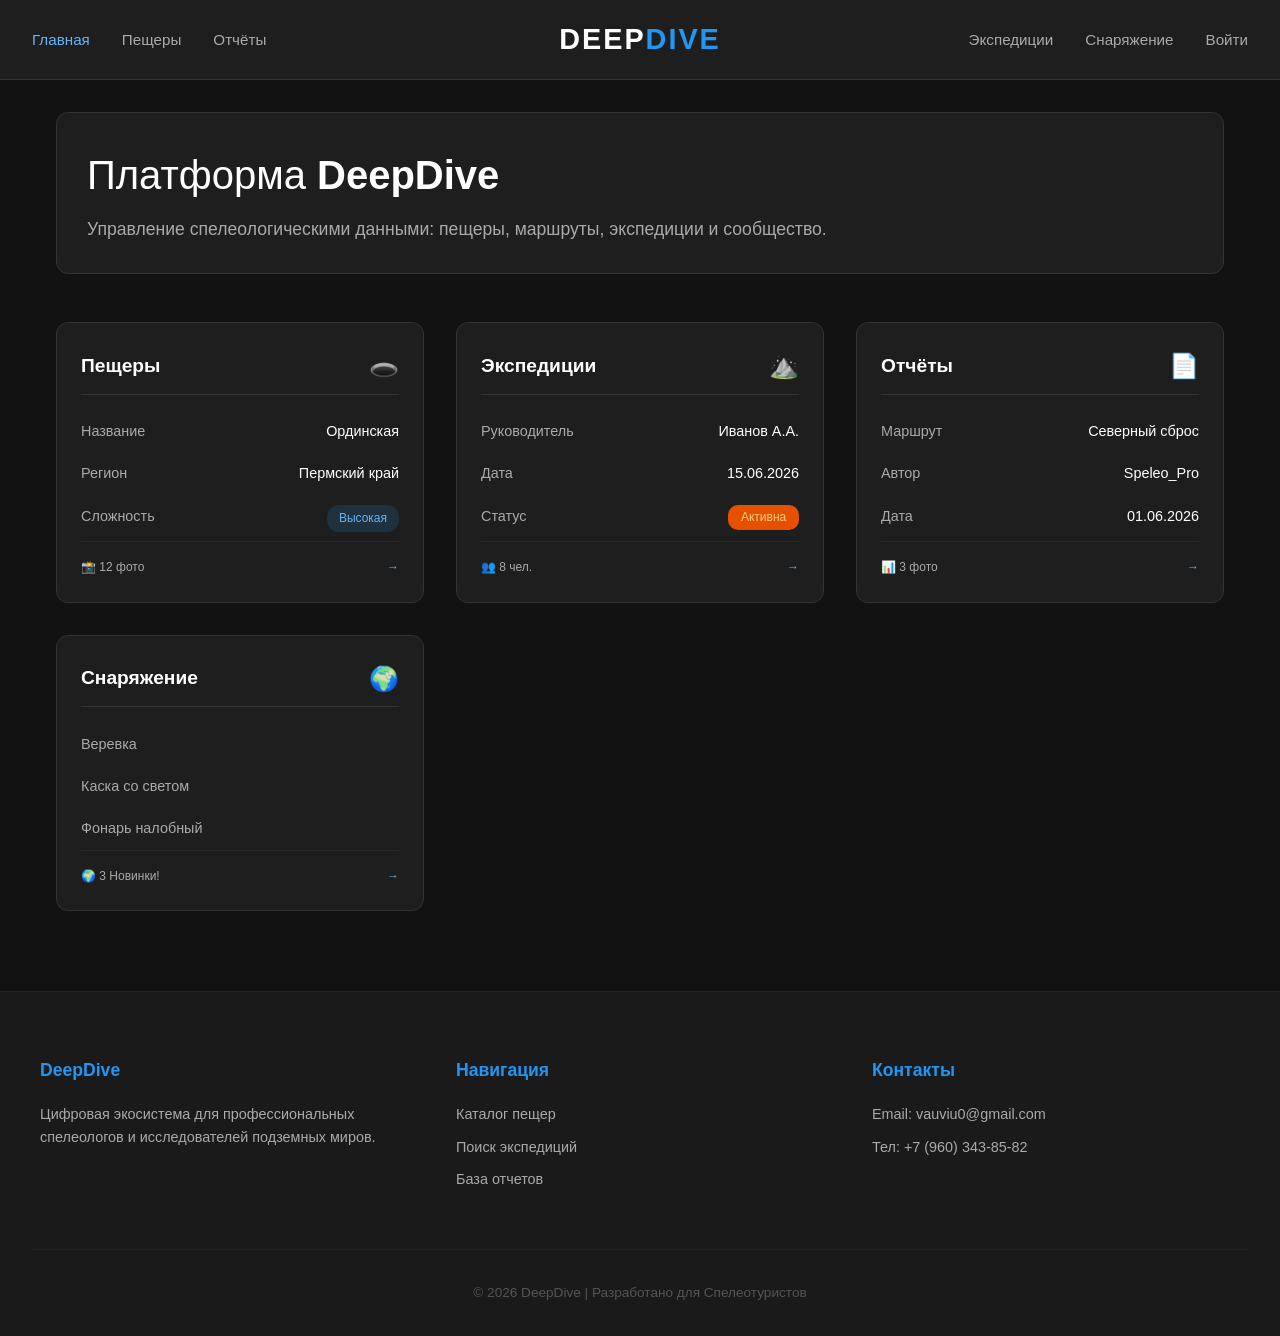
<file: DeepDive/index.html>
<!DOCTYPE html>
<html lang="ru">
<head>
    <meta charset="UTF-8">
    <meta name="viewport" content="width=device-width, initial-scale=1.0">
    <title>DeepDive | Главная</title>
    <link rel="stylesheet" href="style.css">
    <script src="script.js" defer></script>
</head>
<body>

<header>
    <div class="nav-container">
        <ul class="nav-group left">
            <li><a href="index.html" class="active">Главная</a></li>
            <li><a href="caves.html">Пещеры</a></li>
            <li><a href="reports.html">Отчёты</a></li>
        </ul>

        <div class="logo" onclick="window.location.href='index.html'">
            <span class="white">DEEP</span>DIVE
        </div>

        <ul class="nav-group right">
            <li><a href="expeditions.html">Экспедиции</a></li>
            <li><a href="equipment.html">Снаряжение</a></li>
            <li><a href="auth.html">Войти</a></li>
        </ul>
    </div>
</header>

<main class="container">
    <div style="margin-bottom: 3rem; background: #1e1e1e; padding: 30px; border-radius: 12px; border: 1px solid #333;">
        <h1 style="font-size: 2.5rem; font-weight: 300; margin-bottom: 0.5rem;">Платформа <strong>DeepDive</strong></h1>
        <p style="color: var(--text-muted); font-size: 1.1rem;">Управление спелеологическими данными: пещеры, маршруты, экспедиции и сообщество.</p>
    </div>

    <div class="grid">
        <!-- Краткая карточка Пещеры -->
        <div class="card" onclick="window.location.href='caves.html'" style="cursor: pointer;">
            <div style="display: flex; justify-content: space-between; align-items: center; margin-bottom: 1rem; border-bottom: 1px solid #333; padding-bottom: 0.5rem;">
                <span style="font-size: 1.2rem; font-weight: 600; color: #fff;">Пещеры</span>
                <span style="color: var(--blue-primary); font-size: 1.5rem;">🕳️</span>
            </div>
            <div style="margin: 0.6rem 0; display: flex; justify-content: space-between; font-size: 0.9rem;">
                <span style="color: var(--text-muted);">Название</span><span>Ординская</span>
            </div>
            <div style="margin: 0.6rem 0; display: flex; justify-content: space-between; font-size: 0.9rem;">
                <span style="color: var(--text-muted);">Регион</span><span>Пермский край</span>
            </div>
            <div style="margin: 0.6rem 0; display: flex; justify-content: space-between; font-size: 0.9rem;">
                <span style="color: var(--text-muted);">Сложность</span>
                <span style="background: rgba(33, 150, 243, 0.15); color: var(--blue-light); padding: 0.25rem 0.75rem; border-radius: 12px; font-size: 0.75rem;">Высокая</span>
            </div>
            <div style="margin-top: auto; padding-top: 1rem; border-top: 1px solid #2a2a2a; color: var(--text-muted); font-size: 0.75rem; display: flex; justify-content: space-between;">
                <span>📸 12 фото</span><span style="color: var(--blue-light);">→</span>
            </div>
        </div>

        <!-- Краткая карточка Экспедиции -->
        <div class="card" onclick="window.location.href='expeditions.html'" style="cursor: pointer;">
            <div style="display: flex; justify-content: space-between; align-items: center; margin-bottom: 1rem; border-bottom: 1px solid #333; padding-bottom: 0.5rem;">
                <span style="font-size: 1.2rem; font-weight: 600; color: #fff;">Экспедиции</span>
                <span style="color: var(--blue-primary); font-size: 1.5rem;">⛰️</span>
            </div>
            <div style="margin: 0.6rem 0; display: flex; justify-content: space-between; font-size: 0.9rem;">
                <span style="color: var(--text-muted);">Руководитель</span><span>Иванов А.А.</span>
            </div>
            <div style="margin: 0.6rem 0; display: flex; justify-content: space-between; font-size: 0.9rem;">
                <span style="color: var(--text-muted);">Дата</span><span>15.06.2026</span>
            </div>
            <div style="margin: 0.6rem 0; display: flex; justify-content: space-between; font-size: 0.9rem;">
                <span style="color: var(--text-muted);">Статус</span>
                <span style="padding: 0.2rem 0.8rem; border-radius: 10px; font-size: 0.75rem; background: #e65100; color: #ffcc80;">Активна</span>
            </div>
            <div style="margin-top: auto; padding-top: 1rem; border-top: 1px solid #2a2a2a; color: var(--text-muted); font-size: 0.75rem; display: flex; justify-content: space-between;">
                <span>👥 8 чел.</span><span style="color: var(--blue-light);">→</span>
            </div>
        </div>

        <!-- Краткая карточка Отчёты -->
        <div class="card" onclick="window.location.href='reports.html'" style="cursor: pointer;">
            <div style="display: flex; justify-content: space-between; align-items: center; margin-bottom: 1rem; border-bottom: 1px solid #333; padding-bottom: 0.5rem;">
                <span style="font-size: 1.2rem; font-weight: 600; color: #fff;">Отчёты</span>
                <span style="color: var(--blue-primary); font-size: 1.5rem;">📄</span>
            </div>
            <div style="margin: 0.6rem 0; display: flex; justify-content: space-between; font-size: 0.9rem;">
                <span style="color: var(--text-muted);">Маршрут</span><span>Северный сброс</span>
            </div>
            <div style="margin: 0.6rem 0; display: flex; justify-content: space-between; font-size: 0.9rem;">
                <span style="color: var(--text-muted);">Автор</span><span>Speleo_Pro</span>
            </div>
            <div style="margin: 0.6rem 0; display: flex; justify-content: space-between; font-size: 0.9rem;">
                <span style="color: var(--text-muted);">Дата</span><span>01.06.2026</span>
            </div>
            <div style="margin-top: auto; padding-top: 1rem; border-top: 1px solid #2a2a2a; color: var(--text-muted); font-size: 0.75rem; display: flex; justify-content: space-between;">
                <span>📊 3 фото</span><span style="color: var(--blue-light);">→</span>
            </div>
        </div>
        <!-- Краткая карточка Снаряжения -->
        <div class="card" onclick="window.location.href='equipment.html'" style="cursor: pointer;">
            <div style="display: flex; justify-content: space-between; align-items: center; margin-bottom: 1rem; border-bottom: 1px solid #333; padding-bottom: 0.5rem;">
                <span style="font-size: 1.2rem; font-weight: 600; color: #fff;">Снаряжение</span>
                <span style="color: var(--blue-primary); font-size: 1.5rem;">🌍</span>
            </div>
            <div style="margin: 0.6rem 0; display: flex; justify-content: space-between; font-size: 0.9rem;">
                <span style="color: var(--text-muted);">Веревка</span>
            </div>
            <div style="margin: 0.6rem 0; display: flex; justify-content: space-between; font-size: 0.9rem;">
                <span style="color: var(--text-muted);">Каска со светом</span>
            </div>
            <div style="margin: 0.6rem 0; display: flex; justify-content: space-between; font-size: 0.9rem;">
                <span style="color: var(--text-muted);">Фонарь налобный</span>
            </div>
            <div style="margin-top: auto; padding-top: 1rem; border-top: 1px solid #2a2a2a; color: var(--text-muted); font-size: 0.75rem; display: flex; justify-content: space-between;">
                <span>🌍 3 Новинки!</span><span style="color: var(--blue-light);">→</span>
            </div>
        </div>
    </div>
</main>

<footer>
    <div class="footer-content">
        <div class="footer-section">
            <h4>DeepDive</h4>
            <p>Цифровая экосистема для профессиональных спелеологов и исследователей подземных миров.</p>
        </div>
        <div class="footer-section">
            <h4>Навигация</h4>
            <ul style="list-style: none;">
                <li><a href="caves.html">Каталог пещер</a></li>
                <li><a href="expeditions.html">Поиск экспедиций</a></li>
                <li><a href="reports.html">База отчетов</a></li>
            </ul>
        </div>
        <div class="footer-section">
            <h4>Контакты</h4>
            <p>Email: vauviu0@gmail.com</p>
            <p>Тел: +7 (960) 343-85-82</p>
        </div>
    </div>
    <div class="footer-bottom">
        &copy; 2026 DeepDive | Разработано для Спелеотуристов
    </div>
</footer>

</body>
</html>
</file>
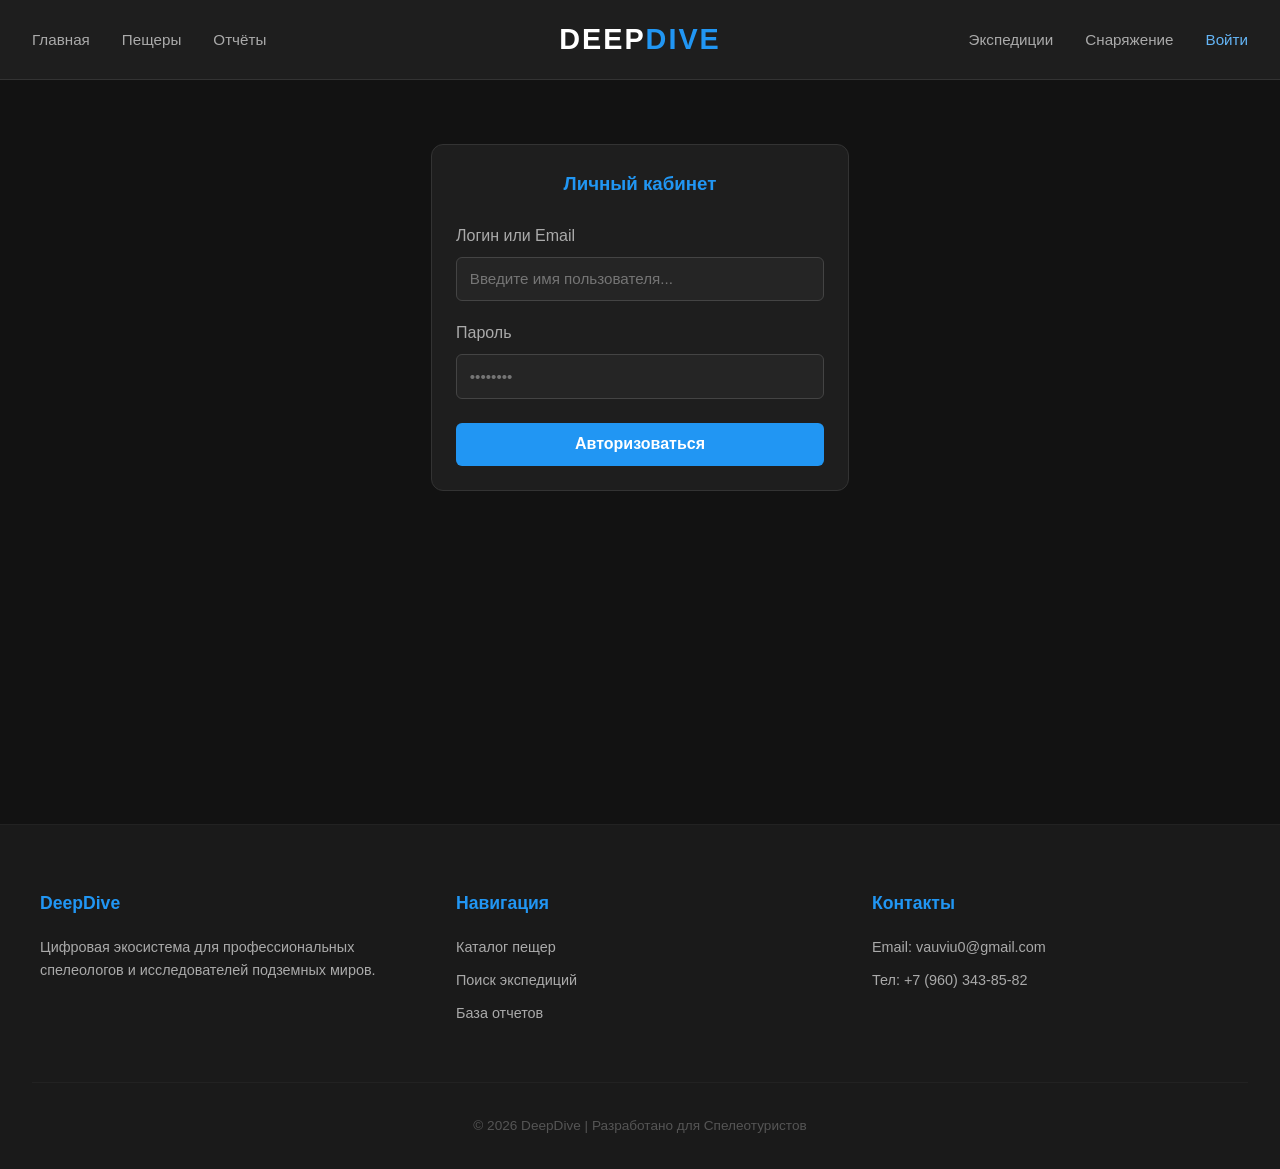
<file: DeepDive/auth.html>
<!DOCTYPE html>
<html lang="ru">
<head>
    <meta charset="UTF-8">
    <meta name="viewport" content="width=device-width, initial-scale=1.0">
    <title>DeepDive | Авторизация</title>
    <link rel="stylesheet" href="style.css">
    <script src="script.js" defer></script>
</head>
<body>

<header>
    <div class="nav-container">
        <ul class="nav-group left">
            <li><a href="index.html">Главная</a></li>
            <li><a href="caves.html">Пещеры</a></li>
            <li><a href="reports.html">Отчёты</a></li>
        </ul>

        <div class="logo" onclick="window.location.href='index.html'">
            <span class="white">DEEP</span>DIVE
        </div>

        <ul class="nav-group right">
            <li><a href="expeditions.html">Экспедиции</a></li>
            <li><a href="equipment.html">Снаряжение</a></li>
            <li><a href="auth.html" class="active">Войти</a></li>
        </ul>
    </div>
</header>

<main class="container" style="max-width: 450px; margin-top: 4rem; margin-bottom: 4rem;">
    <div class="card">
        <h3 style="text-align: center; margin-bottom: 1.5rem; color: var(--blue-primary);">Личный кабинет</h3>
        <form onsubmit="event.preventDefault(); alert('Авторизация выполнена успешно!'); window.location.href='index.html';">
            <div class="form-group" style="margin-bottom: 1.2rem;">
                <label style="display: block; margin-bottom: .5rem; color: var(--text-muted);">Логин или Email</label>
                <input type="text" placeholder="Введите имя пользователя..." required>
            </div>
            <div class="form-group" style="margin-bottom: 1.5rem;">
                <label style="display: block; margin-bottom: .5rem; color: var(--text-muted);">Пароль</label>
                <input type="password" placeholder="••••••••" required>
            </div>
            <button type="submit" class="btn" style="width: 100%; padding: .8rem; font-size: 1rem;">Авторизоваться</button>
        </form>
    </div>
</main>

<footer>
    <div class="footer-content">
        <div class="footer-section">
            <h4>DeepDive</h4>
            <p>Цифровая экосистема для профессиональных спелеологов и исследователей подземных миров.</p>
        </div>
        <div class="footer-section">
            <h4>Навигация</h4>
            <ul style="list-style: none;">
                <li><a href="caves.html">Каталог пещер</a></li>
                <li><a href="expeditions.html">Поиск экспедиций</a></li>
                <li><a href="reports.html">База отчетов</a></li>
            </ul>
        </div>
        <div class="footer-section">
            <h4>Контакты</h4>
            <p>Email: vauviu0@gmail.com</p>
            <p>Тел: +7 (960) 343-85-82</p>
        </div>
    </div>
    <div class="footer-bottom">
        &copy; 2026 DeepDive | Разработано для Спелеотуристов
    </div>
</footer>

</body>
</html>
</file>
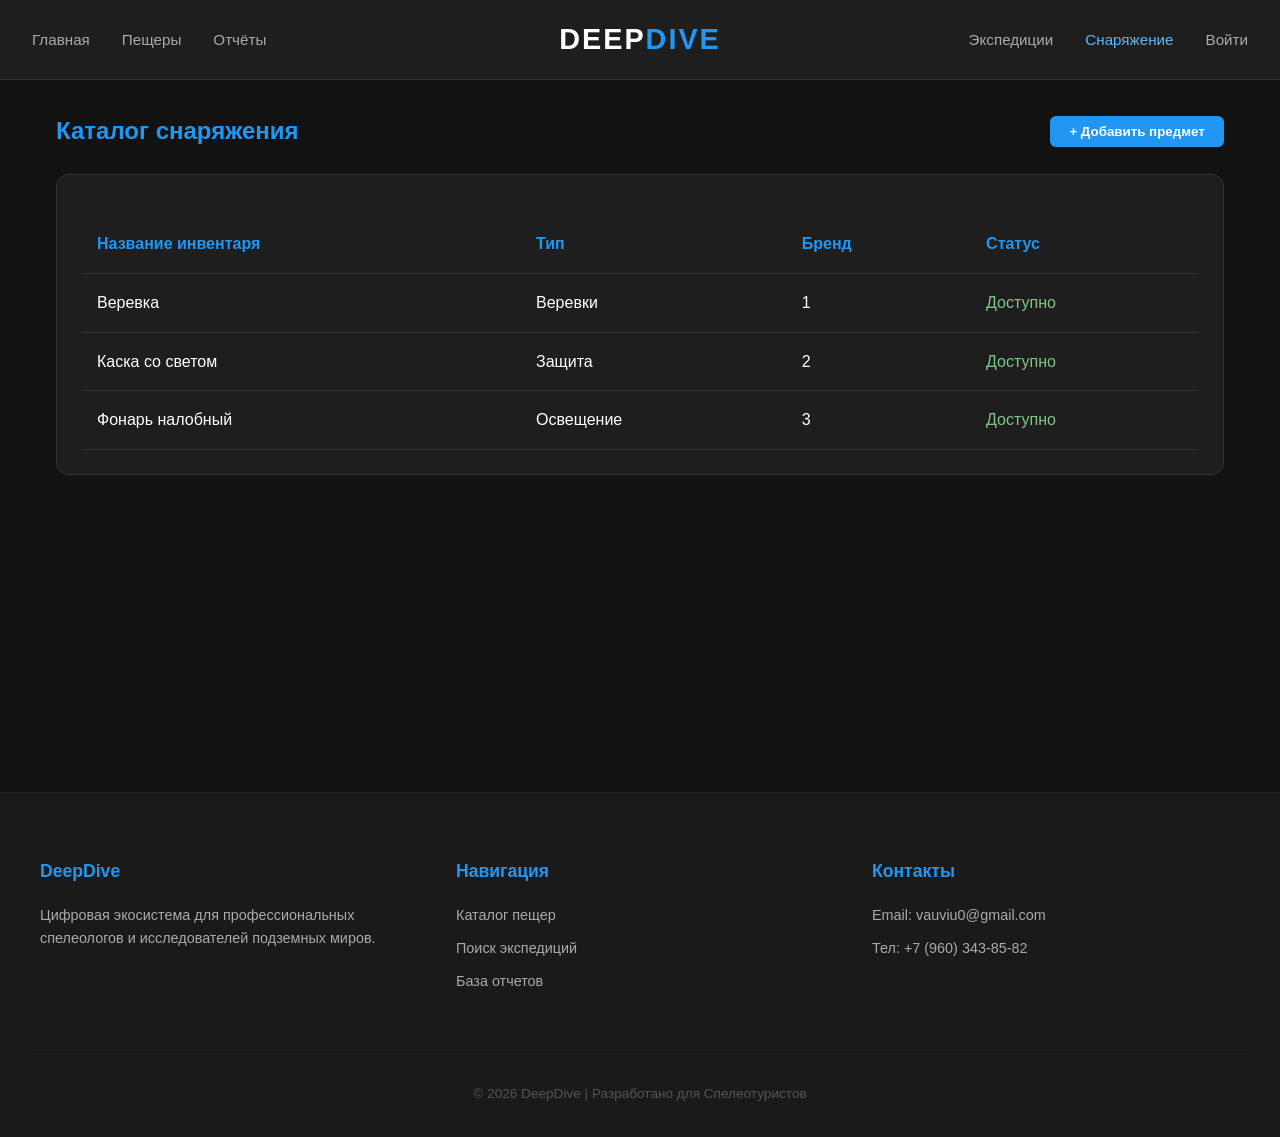
<file: DeepDive/equipment.html>
<!DOCTYPE html>
<html lang="ru">
<head>
    <meta charset="UTF-8">
    <meta name="viewport" content="width=device-width, initial-scale=1.0">
    <title>DeepDive | Каталог снаряжения</title>
    <link rel="stylesheet" href="style.css">
    <script src="script.js" defer></script>
</head>
<body>

<header>
    <div class="nav-container">
        <ul class="nav-group left">
            <li><a href="index.html">Главная</a></li>
            <li><a href="caves.html">Пещеры</a></li>
            <li><a href="reports.html">Отчёты</a></li>
        </ul>

        <div class="logo" onclick="window.location.href='index.html'">
            <span class="white">DEEP</span>DIVE
        </div>

        <ul class="nav-group right">
            <li><a href="expeditions.html">Экспедиции</a></li>
            <li><a href="equipment.html" class="active">Снаряжение</a></li>
            <li><a href="auth.html">Войти</a></li>
        </ul>
    </div>
</header>

<main class="container">
    <div style="display: flex; justify-content: space-between; align-items: center; margin-bottom: 1.5rem;">
        <h2 style="color: var(--blue-primary);">Каталог снаряжения</h2>
        <button class="btn" onclick="alert('Добавление инвентаря доступно модераторам')">+ Добавить предмет</button>
    </div>

    <div class="card" style="overflow-x: auto;">
        <table>
            <thead>
                <tr>
                    <th>Название инвентаря</th>
                    <th>Тип</th>
                    <th>Бренд</th>
                    <th>Статус</th>
                </tr>
            </thead>
            <tbody>
                <tr>
                    <td>Веревка</td>
                    <td>Веревки</td>
                    <td>1</td>
                    <td><span style="color: #81c784;">Доступно</span></td>
                </tr>
                <tr>
                    <td>Каска со светом</td>
                    <td>Защита</td>
                    <td>2</td>
                    <td><span style="color: #81c784;">Доступно</span></td>
                </tr>
                <tr>
                    <td>Фонарь налобный</td>
                    <td>Освещение</td>
                    <td>3</td>
                    <td><span style="color: #81c784;">Доступно</span></td>
                </tr>
            </tbody>
        </table>
    </div>
</main>

<footer>
    <div class="footer-content">
        <div class="footer-section">
            <h4>DeepDive</h4>
            <p>Цифровая экосистема для профессиональных спелеологов и исследователей подземных миров.</p>
        </div>
        <div class="footer-section">
            <h4>Навигация</h4>
            <ul style="list-style: none;">
                <li><a href="caves.html">Каталог пещер</a></li>
                <li><a href="expeditions.html">Поиск экспедиций</a></li>
                <li><a href="reports.html">База отчетов</a></li>
            </ul>
        </div>
        <div class="footer-section">
            <h4>Контакты</h4>
            <p>Email: vauviu0@gmail.com</p>
            <p>Тел: +7 (960) 343-85-82</p>
        </div>
    </div>
    <div class="footer-bottom">
        &copy; 2026 DeepDive | Разработано для Спелеотуристов
    </div>
</footer>

</body>
</html>
</file>
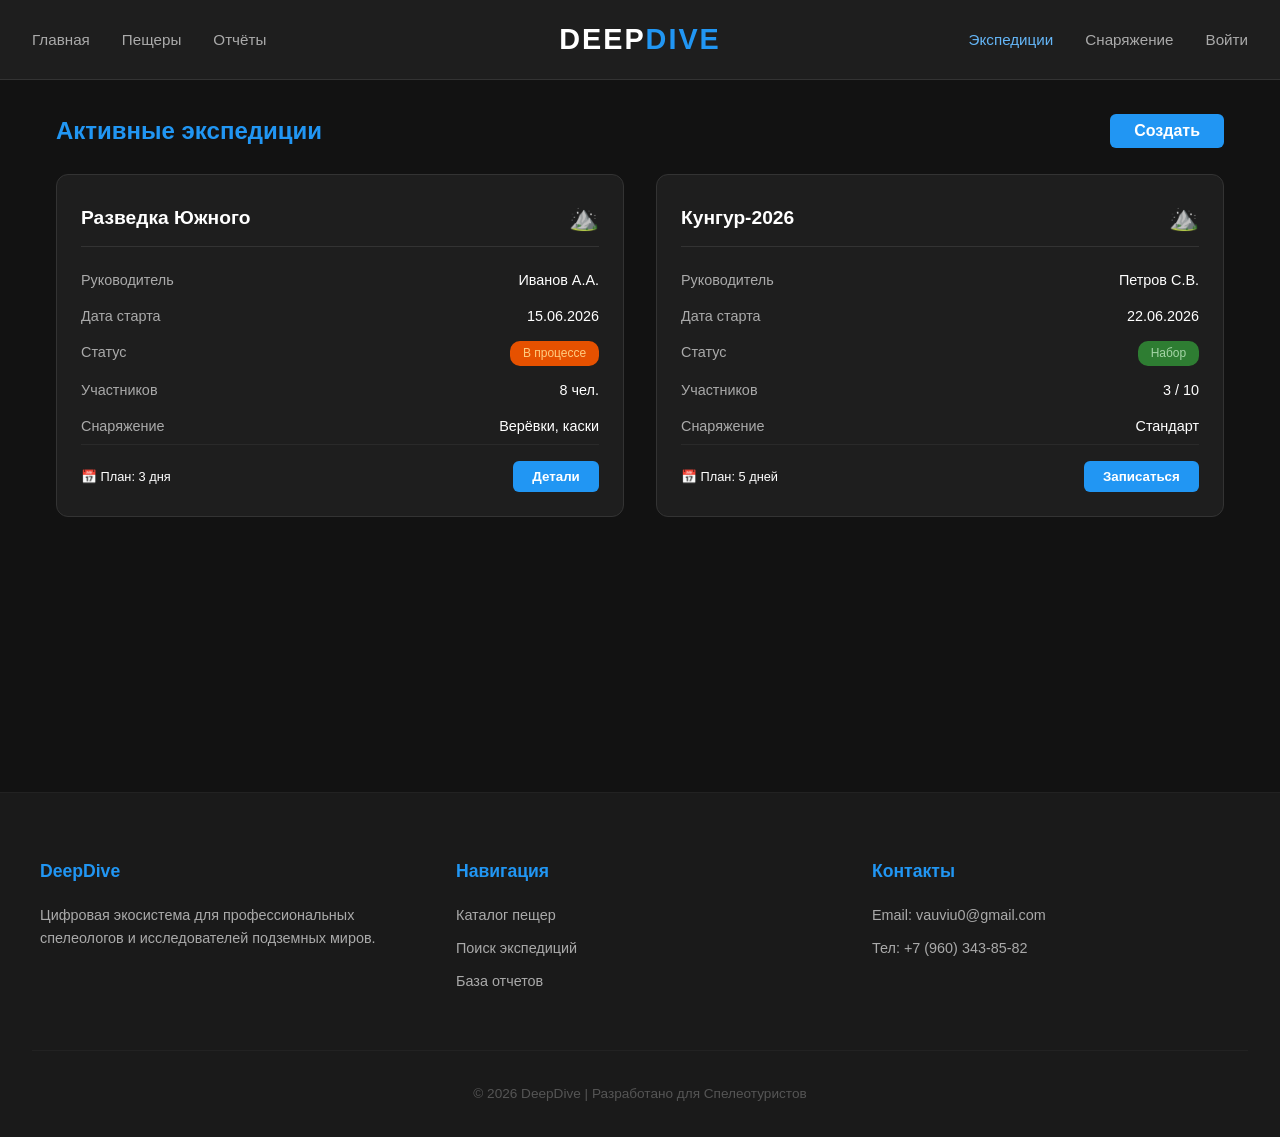
<file: DeepDive/expeditions.html>
<!DOCTYPE html>
<html lang="ru">
<head>
    <meta charset="UTF-8">
    <meta name="viewport" content="width=device-width, initial-scale=1.0">
    <title>DeepDive | Активные экспедиции</title>
    <link rel="stylesheet" href="style.css">
    <script src="script.js" defer></script>
</head>
<body>

<header>
    <div class="nav-container">
        <ul class="nav-group left">
            <li><a href="index.html">Главная</a></li>
            <li><a href="caves.html">Пещеры</a></li>
            <li><a href="reports.html">Отчёты</a></li>
        </ul>

        <div class="logo" onclick="window.location.href='index.html'">
            <span class="white">DEEP</span>DIVE
        </div>

        <ul class="nav-group right">
            <li><a href="expeditions.html" class="active">Экспедиции</a></li>
            <li><a href="equipment.html">Снаряжение</a></li>
            <li><a href="auth.html">Войти</a></li>
        </ul>
    </div>
</header>

<main class="container">
    <div style="display: flex; justify-content: space-between; align-items: center; margin-bottom: 1.5rem;">
        <h2 style="color: var(--blue-primary);">Активные экспедиции</h2>
        <button class="btn" style="font-size: 1rem; padding: 0.5rem 1.5rem;">Создать</button>
    </div>

    <div class="grid">
        <!-- Карточка 1 -->
        <div class="card">
            <div style="display: flex; justify-content: space-between; align-items: center; margin-bottom: 1rem; border-bottom: 1px solid #333; padding-bottom: 0.5rem;">
                <span style="font-size: 1.2rem; font-weight: 600; color: #fff;">Разведка Южного</span>
                <span style="color: var(--blue-primary); font-size: 1.5rem;">⛰️</span>
            </div>
            <div style="margin: 0.4rem 0; display: flex; justify-content: space-between; font-size: 0.9rem;">
                <span style="color: var(--text-muted);">Руководитель</span><span>Иванов А.А.</span>
            </div>
            <div style="margin: 0.4rem 0; display: flex; justify-content: space-between; font-size: 0.9rem;">
                <span style="color: var(--text-muted);">Дата старта</span><span>15.06.2026</span>
            </div>
            <div style="margin: 0.4rem 0; display: flex; justify-content: space-between; font-size: 0.9rem;">
                <span style="color: var(--text-muted);">Статус</span>
                <span style="padding: 0.2rem 0.8rem; border-radius: 10px; font-size: 0.75rem; background: #e65100; color: #ffcc80;">В процессе</span>
            </div>
            <div style="margin: 0.4rem 0; display: flex; justify-content: space-between; font-size: 0.9rem;">
                <span style="color: var(--text-muted);">Участников</span><span>8 чел.</span>
            </div>
            <div style="margin: 0.4rem 0; display: flex; justify-content: space-between; font-size: 0.9rem;">
                <span style="color: var(--text-muted);">Снаряжение</span><span>Верёвки, каски</span>
            </div>
            <div style="margin-top: auto; padding-top: 1rem; border-top: 1px solid #2a2a2a; display: flex; justify-content: space-between; align-items: center; font-size: 0.8rem;">
                <span>📅 План: 3 дня</span>
                <button class="btn" onclick="alert('Детали экспедиции загружаются...')">Детали</button>
            </div>
        </div>

        <!-- Карточка 2 -->
        <div class="card">
            <div style="display: flex; justify-content: space-between; align-items: center; margin-bottom: 1rem; border-bottom: 1px solid #333; padding-bottom: 0.5rem;">
                <span style="font-size: 1.2rem; font-weight: 600; color: #fff;">Кунгур-2026</span>
                <span style="color: var(--blue-primary); font-size: 1.5rem;">⛰️</span>
            </div>
            <div style="margin: 0.4rem 0; display: flex; justify-content: space-between; font-size: 0.9rem;">
                <span style="color: var(--text-muted);">Руководитель</span><span>Петров С.В.</span>
            </div>
            <div style="margin: 0.4rem 0; display: flex; justify-content: space-between; font-size: 0.9rem;">
                <span style="color: var(--text-muted);">Дата старта</span><span>22.06.2026</span>
            </div>
            <div style="margin: 0.4rem 0; display: flex; justify-content: space-between; font-size: 0.9rem;">
                <span style="color: var(--text-muted);">Статус</span>
                <span style="padding: 0.2rem 0.8rem; border-radius: 10px; font-size: 0.75rem; background: #2e7d32; color: #a5d6a7;">Набор</span>
            </div>
            <div style="margin: 0.4rem 0; display: flex; justify-content: space-between; font-size: 0.9rem;">
                <span style="color: var(--text-muted);">Участников</span><span>3 / 10</span>
            </div>
            <div style="margin: 0.4rem 0; display: flex; justify-content: space-between; font-size: 0.9rem;">
                <span style="color: var(--text-muted);">Снаряжение</span><span>Стандарт</span>
            </div>
            <div style="margin-top: auto; padding-top: 1rem; border-top: 1px solid #2a2a2a; display: flex; justify-content: space-between; align-items: center; font-size: 0.8rem;">
                <span>📅 План: 5 дней</span>
                <button class="btn btn-join-expedition">Записаться</button>
            </div>
        </div>
    </div>
</main>

<footer>
    <div class="footer-content">
        <div class="footer-section">
            <h4>DeepDive</h4>
            <p>Цифровая экосистема для профессиональных спелеологов и исследователей подземных миров.</p>
        </div>
        <div class="footer-section">
            <h4>Навигация</h4>
            <ul style="list-style: none;">
                <li><a href="caves.html">Каталог пещер</a></li>
                <li><a href="expeditions.html">Поиск экспедиций</a></li>
                <li><a href="reports.html">База отчетов</a></li>
            </ul>
        </div>
        <div class="footer-section">
            <h4>Контакты</h4>
            <p>Email: vauviu0@gmail.com</p>
            <p>Тел: +7 (960) 343-85-82</p>
        </div>
    </div>
    <div class="footer-bottom">
        &copy; 2026 DeepDive | Разработано для Спелеотуристов
    </div>
</footer>

</body>
</html>
</file>
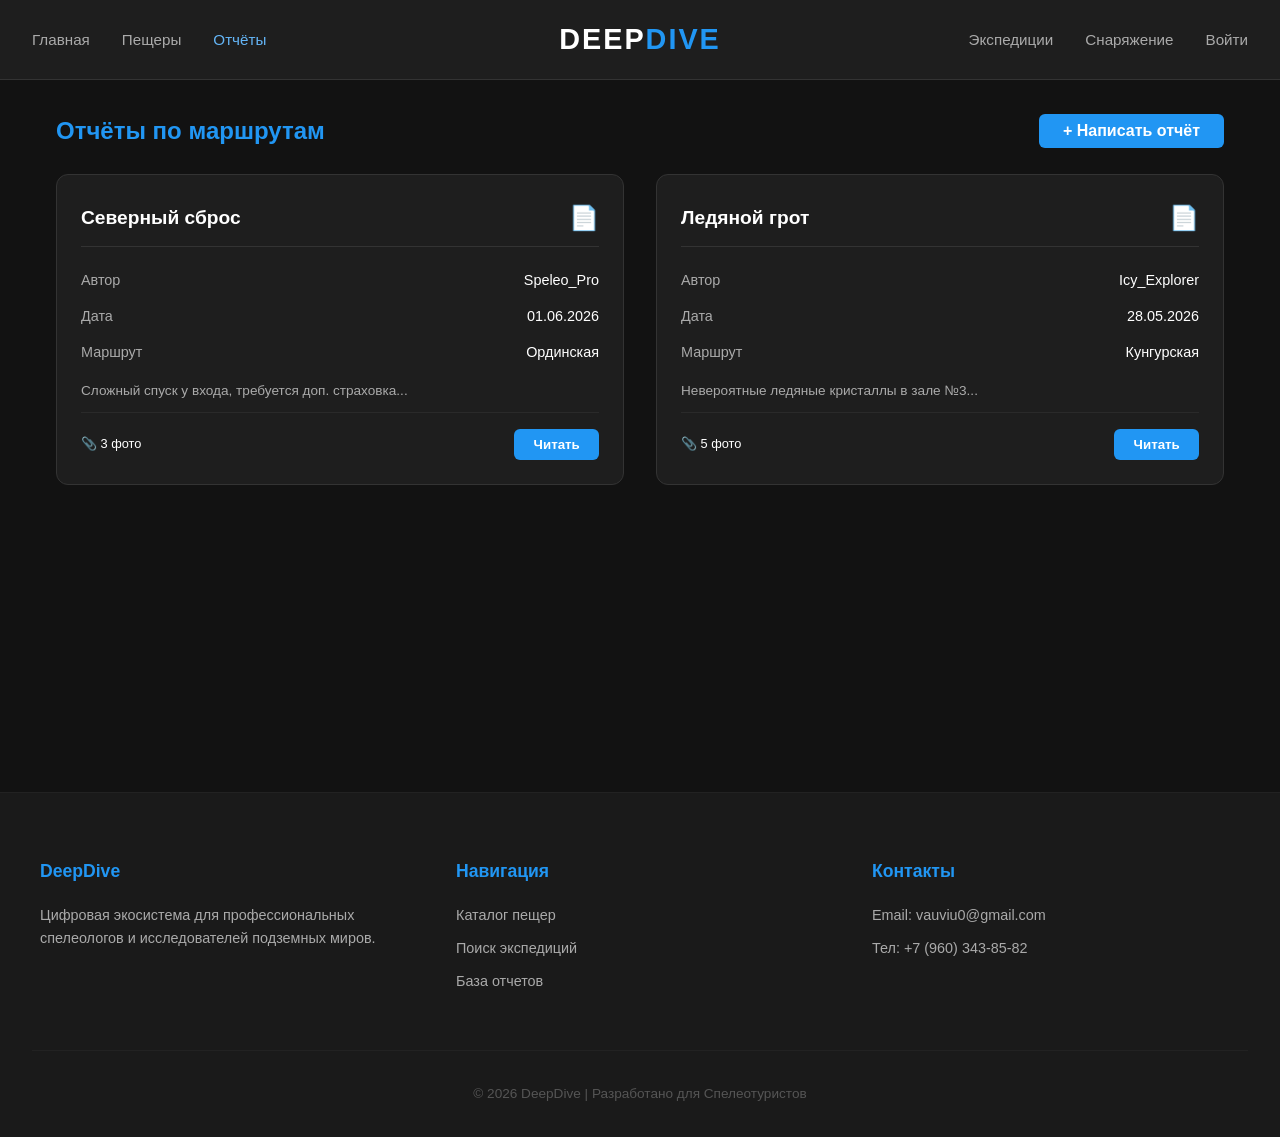
<file: DeepDive/reports.html>
<!DOCTYPE html>
<html lang="ru">
<head>
    <meta charset="UTF-8">
    <meta name="viewport" content="width=device-width, initial-scale=1.0">
    <title>DeepDive | Отчёты по маршрутам</title>
    <link rel="stylesheet" href="style.css">
    <script src="script.js" defer></script>
</head>
<body>

<header>
    <div class="nav-container">
        <ul class="nav-group left">
            <li><a href="index.html">Главная</a></li>
            <li><a href="caves.html">Пещеры</a></li>
            <li><a href="reports.html" class="active">Отчёты</a></li>
        </ul>

        <div class="logo" onclick="window.location.href='index.html'">
            <span class="white">DEEP</span>DIVE
        </div>

        <ul class="nav-group right">
            <li><a href="expeditions.html">Экспедиции</a></li>
            <li><a href="equipment.html">Снаряжение</a></li>
            <li><a href="auth.html">Войти</a></li>
        </ul>
    </div>
</header>

<main class="container">
    <div style="display: flex; justify-content: space-between; align-items: center; margin-bottom: 1.5rem;">
        <h2 style="color: var(--blue-primary);">Отчёты по маршрутам</h2>
        <button class="btn" id="btn-add-report" style="font-size: 1rem; padding: 0.5rem 1.5rem;">+ Написать отчёт</button>
    </div>

    <div class="grid">
        <div class="card">
            <div style="display: flex; justify-content: space-between; align-items: center; margin-bottom: 1rem; border-bottom: 1px solid #333; padding-bottom: 0.5rem;">
                <span style="font-size: 1.2rem; font-weight: 600; color: #fff;">Северный сброс</span>
                <span style="color: var(--blue-primary); font-size: 1.5rem;">📄</span>
            </div>
            <div style="margin: 0.4rem 0; display: flex; justify-content: space-between; font-size: 0.9rem;">
                <span style="color: var(--text-muted);">Автор</span><span>Speleo_Pro</span>
            </div>
            <div style="margin: 0.4rem 0; display: flex; justify-content: space-between; font-size: 0.9rem;">
                <span style="color: var(--text-muted);">Дата</span><span>01.06.2026</span>
            </div>
            <div style="margin: 0.4rem 0; display: flex; justify-content: space-between; font-size: 0.9rem;">
                <span style="color: var(--text-muted);">Маршрут</span><span>Ординская</span>
            </div>
            <p style="color: var(--text-muted); font-size: 0.85rem; margin: 10px 0;">Сложный спуск у входа, требуется доп. страховка...</p>
            <div style="margin-top: auto; padding-top: 1rem; border-top: 1px solid #2a2a2a; display: flex; justify-content: space-between; align-items: center; font-size: 0.8rem;">
                <span>📎 3 фото</span>
                <button class="btn" onclick="alert('Полный текст отчёта «Северный сброс»')">Читать</button>
            </div>
        </div>

        <div class="card">
            <div style="display: flex; justify-content: space-between; align-items: center; margin-bottom: 1rem; border-bottom: 1px solid #333; padding-bottom: 0.5rem;">
                <span style="font-size: 1.2rem; font-weight: 600; color: #fff;">Ледяной грот</span>
                <span style="color: var(--blue-primary); font-size: 1.5rem;">📄</span>
            </div>
            <div style="margin: 0.4rem 0; display: flex; justify-content: space-between; font-size: 0.9rem;">
                <span style="color: var(--text-muted);">Автор</span><span>Icy_Explorer</span>
            </div>
            <div style="margin: 0.4rem 0; display: flex; justify-content: space-between; font-size: 0.9rem;">
                <span style="color: var(--text-muted);">Дата</span><span>28.05.2026</span>
            </div>
            <div style="margin: 0.4rem 0; display: flex; justify-content: space-between; font-size: 0.9rem;">
                <span style="color: var(--text-muted);">Маршрут</span><span>Кунгурская</span>
            </div>
            <p style="color: var(--text-muted); font-size: 0.85rem; margin: 10px 0;">Невероятные ледяные кристаллы в зале №3...</p>
            <div style="margin-top: auto; padding-top: 1rem; border-top: 1px solid #2a2a2a; display: flex; justify-content: space-between; align-items: center; font-size: 0.8rem;">
                <span>📎 5 фото</span>
                <button class="btn" onclick="alert('Полный текст отчёта «Ледяной грот»')">Читать</button>
            </div>
        </div>
    </div>
</main>

<footer>
    <div class="footer-content">
        <div class="footer-section">
            <h4>DeepDive</h4>
            <p>Цифровая экосистема для профессиональных спелеологов и исследователей подземных миров.</p>
        </div>
        <div class="footer-section">
            <h4>Навигация</h4>
            <ul style="list-style: none;">
                <li><a href="caves.html">Каталог пещер</a></li>
                <li><a href="expeditions.html">Поиск экспедиций</a></li>
                <li><a href="reports.html">База отчетов</a></li>
            </ul>
        </div>
        <div class="footer-section">
            <h4>Контакты</h4>
            <p>Email: vauviu0@gmail.com</p>
            <p>Тел: +7 (960) 343-85-82</p>
        </div>
    </div>
    <div class="footer-bottom">
        &copy; 2026 DeepDive | Разработано для Спелеотуристов
    </div>
</footer>

</body>
</html>
</file>
<file: DeepDive/style.css>
/* --- Системные переменные (Цвета и шрифты) --- */
:root {
    --bg-main: #121212;
    --bg-card: #1e1e1e;
    --bg-panel: #1a1a1a;
    --text-main: #ffffff;
    --text-muted: #aaaaaa;
    --blue-primary: #2196f3;
    --blue-light: #64b5f6;
    --transition: all 0.3s ease;
}

/* --- Базовые сбросы --- */
* {
    margin: 0;
    padding: 0;
    box-sizing: border-box;
}

body {
    background-color: var(--bg-main);
    color: var(--text-main);
    font-family: 'Segoe UI', Tahoma, Geneva, Verdana, sans-serif;
    line-height: 1.6;
}

.container {
    max-width: 1200px;
    margin: 2rem auto;
    padding: 0 1rem;
    min-height: calc(100vh - 300px); /* Чтобы футер не прыгал вверх */
}

/* --- Навигация 3 справа / 3 слева + Лого по центру --- */
header {
    background: var(--bg-card);
    padding: 0 2rem;
    border-bottom: 1px solid #333;
    position: sticky;
    top: 0;
    z-index: 100;
    height: 80px;
}

.nav-container {
    display: flex;
    justify-content: space-between;
    align-items: center;
    max-width: 1400px;
    margin: 0 auto;
    height: 100%;
}

.nav-group {
    display: flex;
    list-style: none;
    gap: 2rem;
    flex: 1;
}

.nav-group.left { justify-content: flex-start; }
.nav-group.right { justify-content: flex-end; }

.nav-group a {
    text-decoration: none;
    color: var(--text-muted);
    font-size: 0.95rem;
    font-weight: 500;
    transition: var(--transition);
}

.nav-group a:hover, .nav-group a.active {
    color: var(--blue-light);
}

/* Центрированный логотип */
.logo {
    font-size: 1.8rem;
    font-weight: 800;
    color: var(--blue-primary);
    letter-spacing: 2px;
    text-align: center;
    padding: 0 2rem;
    cursor: pointer;
    user-select: none;
}

.logo span.white {
    color: #ffffff; /* Белый DEEP */
}

/* --- Сетка и Карточки --- */
.grid {
    display: grid;
    grid-template-columns: repeat(auto-fit, minmax(300px, 1fr));
    gap: 2rem;
    margin-top: 1.5rem;
}

.card {
    background: var(--bg-card);
    border: 1px solid #333;
    border-radius: 12px;
    padding: 1.5rem;
    display: flex;
    flex-direction: column;
    transition: var(--transition);
}

.card:hover {
    transform: translateY(-5px);
    border-color: var(--blue-primary);
    box-shadow: 0 8px 24px rgba(33, 150, 243, 0.1);
}

/* Изображения пещер в карточках */
.card-image {
    width: 100%;
    height: 200px;
    border-radius: 8px;
    margin-bottom: 1.2rem;
    object-fit: cover;
    border: 1px solid #333;
}

/* --- Кнопки --- */
.btn {
    background: var(--blue-primary);
    color: #fff;
    border: none;
    padding: 0.5rem 1.2rem;
    border-radius: 6px;
    cursor: pointer;
    font-weight: 600;
    transition: var(--transition);
}

.btn:hover {
    background: var(--blue-light);
}

/* --- Таблицы (для Снаряжения) --- */
table {
    width: 100%;
    border-collapse: collapse;
    margin-top: 1rem;
    text-align: left;
}

th, td {
    padding: 1rem;
    border-bottom: 1px solid #333;
}

th {
    color: var(--blue-primary);
    font-weight: 600;
}

/* --- Формы (для Авторизации) --- */
input, select {
    width: 100%;
    padding: 0.8rem;
    background: #252525;
    border: 1px solid #444;
    border-radius: 6px;
    color: #fff;
    font-size: 0.95rem;
    transition: var(--transition);
}

input:focus, select:focus {
    outline: none;
    border-color: var(--blue-primary);
}

/* --- Подвал сайта (Футер) --- */
footer {
    background: var(--bg-panel);
    padding: 4rem 2rem 2rem;
    border-top: 1px solid #222;
    margin-top: 5rem;
}

.footer-content {
    max-width: 1200px;
    margin: 0 auto;
    display: grid;
    grid-template-columns: repeat(auto-fit, minmax(250px, 1fr));
    gap: 3rem;
}

.footer-section h4 {
    color: var(--blue-primary);
    margin-bottom: 1.2rem;
    font-size: 1.1rem;
}

.footer-section p, .footer-section li, .footer-section a {
    font-size: 0.9rem;
    color: var(--text-muted);
    margin-bottom: 0.6rem;
    text-decoration: none;
}

.footer-section a:hover {
    color: var(--blue-light);
}

.footer-bottom {
    text-align: center;
    margin-top: 3rem;
    padding-top: 2rem;
    border-top: 1px solid #222;
    font-size: 0.85rem;
    color: #555;
}
</file>
